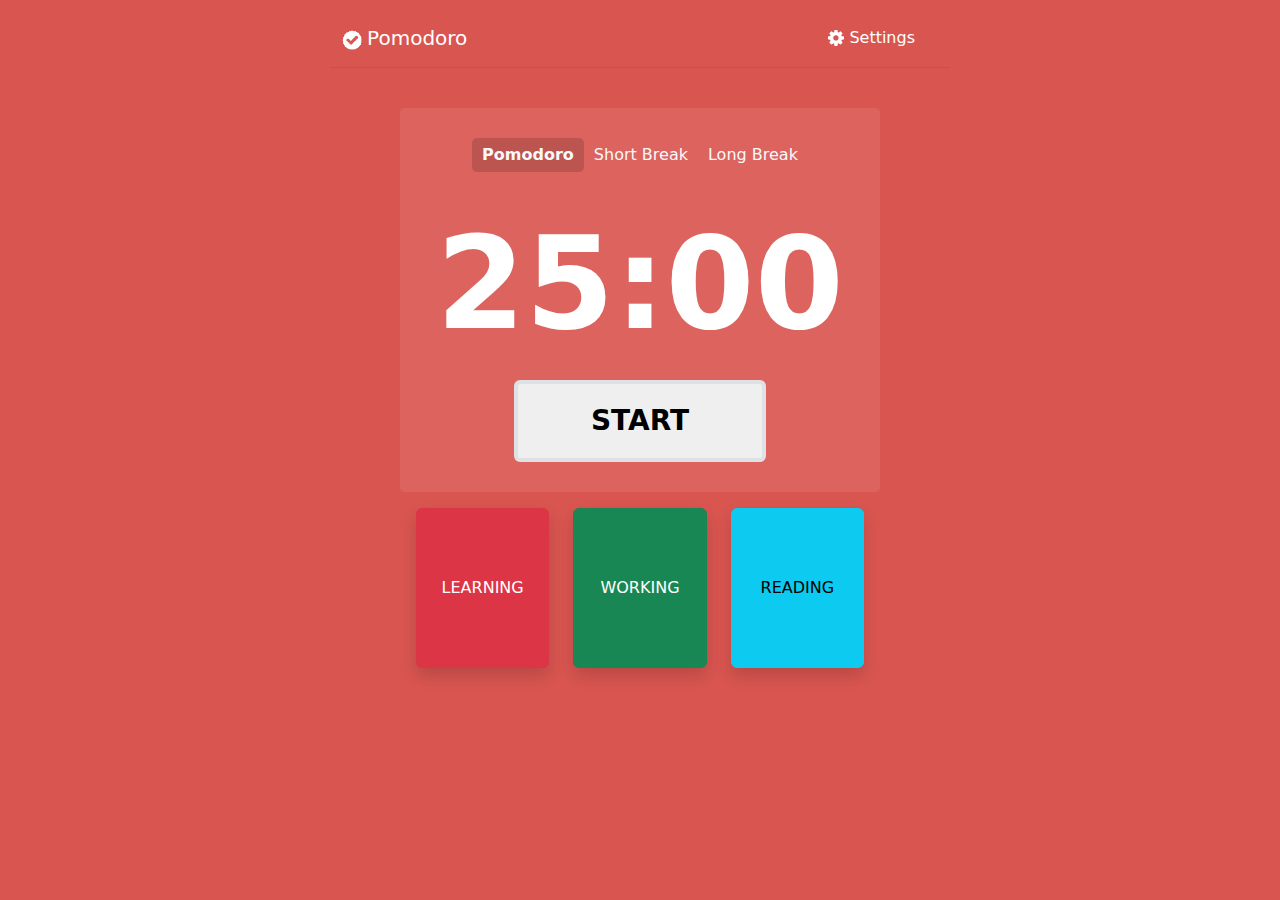
<file: index.html>
<!DOCTYPE html>
<html lang="en">
<head>
    <meta charset="UTF-8">
    <meta name="viewport" content="width=device-width, initial-scale=1.0">
    <!-- favicon-->
    <link rel="icon" type="image/png" href="img/favicon-16x16.png" sizes="16x16" id="favicon16" />
    <link rel="icon" type="image/png" href="img/favicon-32x32.png" sizes="32x32" id="favicon32" />
    <link rel="icon" href="img/favicon.ico" type="image/x-icon" id="favicon" />
    <!-- bootstrap -->
    <link href="https://cdn.jsdelivr.net/npm/bootstrap@5.3.3/dist/css/bootstrap.min.css" rel="stylesheet" integrity="sha384-QWTKZyjpPEjISv5WaRU9OFeRpok6YctnYmDr5pNlyT2bRjXh0JMhjY6hW+ALEwIH" crossorigin="anonymous">
    <script src="https://cdn.jsdelivr.net/npm/bootstrap@5.3.3/dist/js/bootstrap.bundle.min.js" integrity="sha384-YvpcrYf0tY3lHB60NNkmXc5s9fDVZLESaAA55NDzOxhy9GkcIdslK1eN7N6jIeHz" crossorigin="anonymous"></script>
    <!-- css -->
    <link rel="stylesheet" href="css/style.css">
    <!--tittle  -->
    <title>Pomodoro</title>
    <script src="https://ajax.googleapis.com/ajax/libs/jquery/3.7.1/jquery.min.js"></script>
</head>
<body style="background-color: #d95550;">
   <!-- navbar -->
    <div class="navbar navbar-expand-lg text-white d-flex">
       <div class="container border-bottom border-secondary mb-3" style="max-width: 620px; height: 60px;">
            <div class="navbar-logo">
                <img src="img/logo-icon.png" alt="logo" style="width: 20px; height: 20px;">
                <a href="" class="navbar-brand text-white">Pomodoro</a>
            </div>
            <button class="navbar-toggler" data-bs-toggle="collapse"
                data-bs-target="#navsetting">
                    <span class="navbar-toggler-icon"></span>
            </button>
            <div class="collapse navbar-collapse" id="navsetting">
                    <button class="btn text-white ms-auto">
                        <ul class="navbar-nav">
                            <li class="nav-item">
                                <img src="img/settings.png" alt="gear">
                                <span>Settings</span>
                            </li>
                        </ul>
                    </button>
                
            </div>
       </div>
    </div>
    <!-- main -->
    <div class=" text-light p-3 p-lg-0 pt-lg-3 text-center text-sm-start ">
        <div class="container main">
            <div class=" row d-sm-flex align-items-center d-flex flex-column">
                <nav>
                    <ul class="px-0 d-flex justify-content-center">
                        <li class="active" id="pomodoroTab">Pomodoro</li>
                        <li id="shortBreakTab">Short Break</li>
                        <li id="longBreakTab">Long Break</li>
                    </ul>
                </nav>
                <span id="timer" class="d-flex justify-content-center">25:00</span>
                <input class="w-50 p-3 fs-3 fw-bold border border-4 rounded" type="button" value="START" id="controlButton">
            </div>
        </div>

        <div class="container p-3" style="max-width: 480px;">
            <div class="row d-sm-flex align-items-center d-flex">
                <div class="col " style="height: 160px;">
                    <button id="learning" type="button" class="btn btn-danger w-100 h-100 shadow p-3 mb-5">LEARNING</button>
                </div>
                <div class="col "style="height: 160px;">
                    <button id="working" type="button" class="btn btn-success w-100 h-100 shadow p-3 mb-5">WORKING</button>
                </div>
                <div class="col "style="height: 160px;">
                    <button id="reading" type="button" class="btn btn-info w-100 h-100 shadow p-3 mb-5">READING</button>
                </div>
            </div>
        </div>
    </div>
    
</body>

<script src="js/helpers.js"></script>
<script src="js/audio.js"></script>
<script src="js/main.js"></script>
<script src="js/tab.js"></script>
</html>
</file>
<file: css/style.css>
* {
  margin: 0;
  padding: 0;
}

  #timer{
    color: #fff;
    font-size: 8rem;
    font-weight: bolder;
  }

  .main{
    width: 90%;
    margin: 0 auto;
    max-width: 480px;
    border-radius: 5px;
    padding: 30px 0 30px;
    background-color: #ffffff15;
  }


li {
    cursor: pointer;
    padding: 5px 10px;
    list-style: none;
}

li.active {
    border-radius: 5px;
    font-weight: bolder;
    background-color: #00000025;
}
</file>
